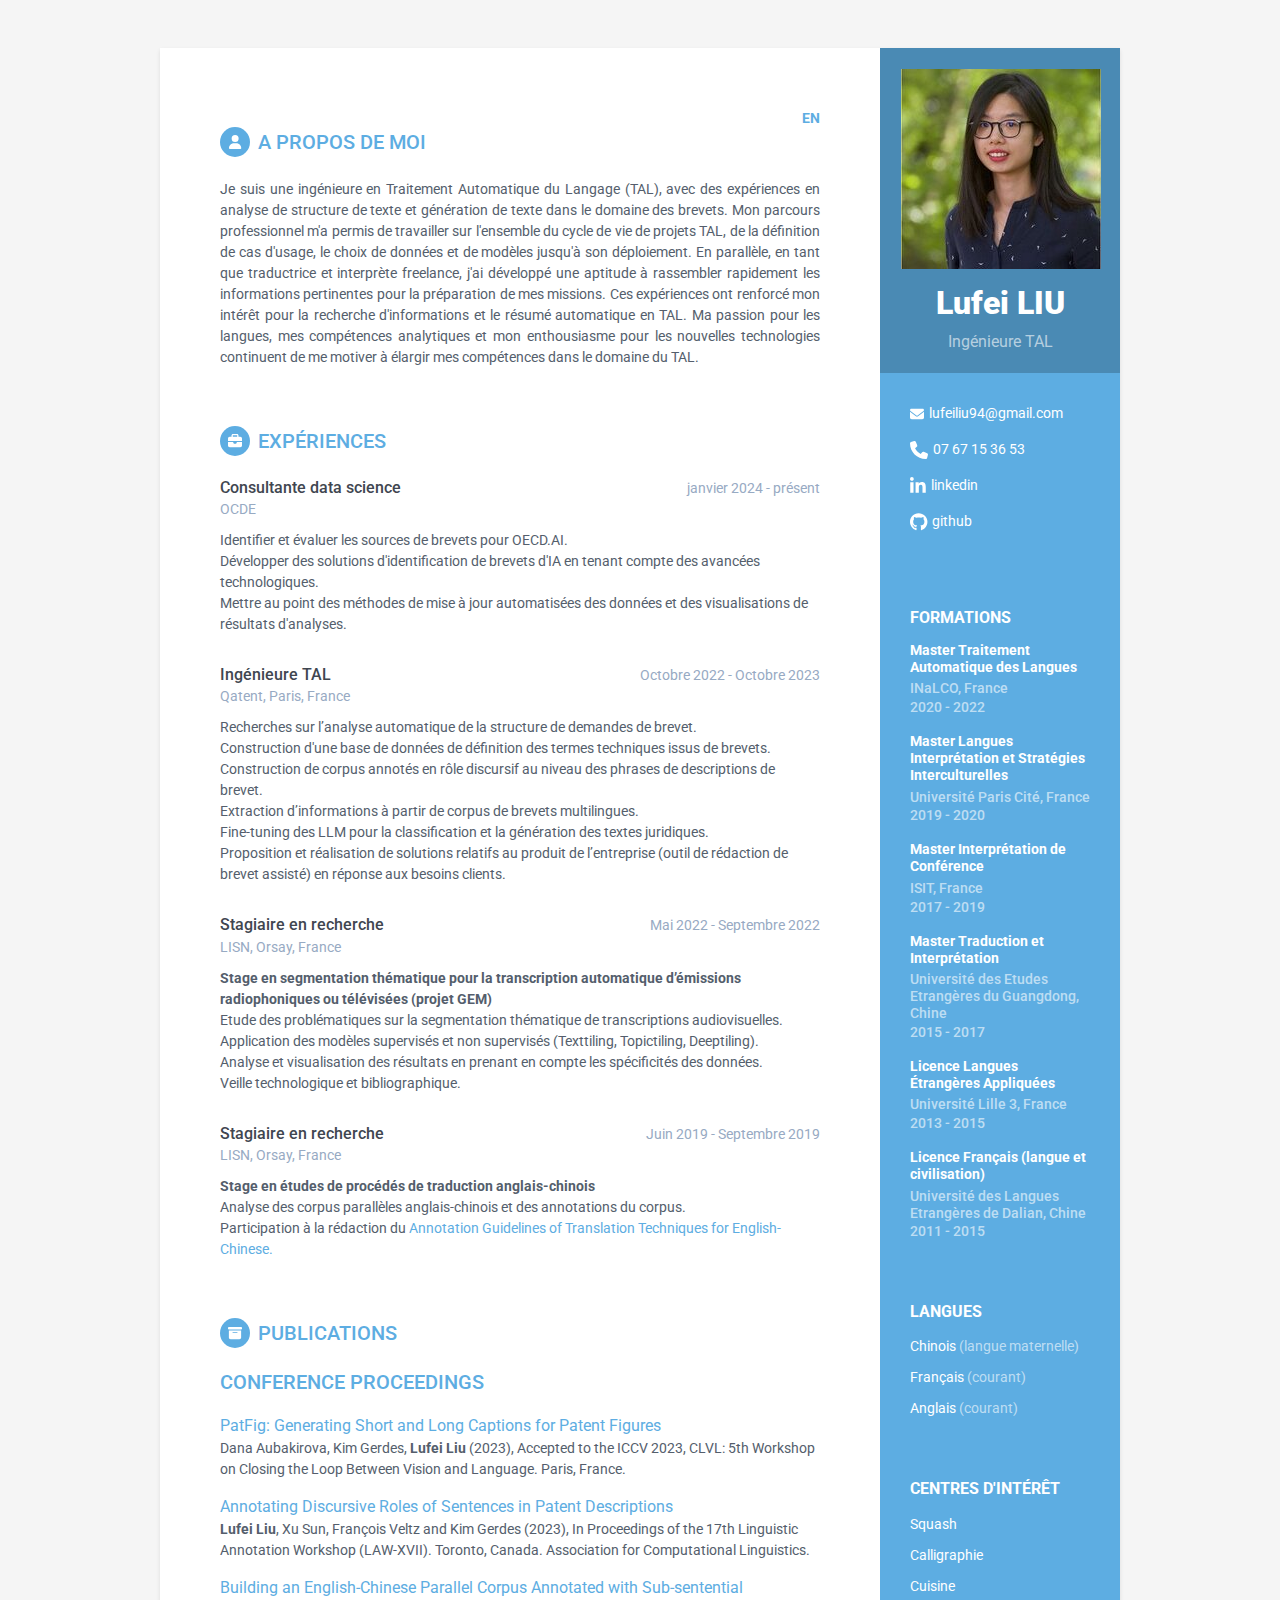
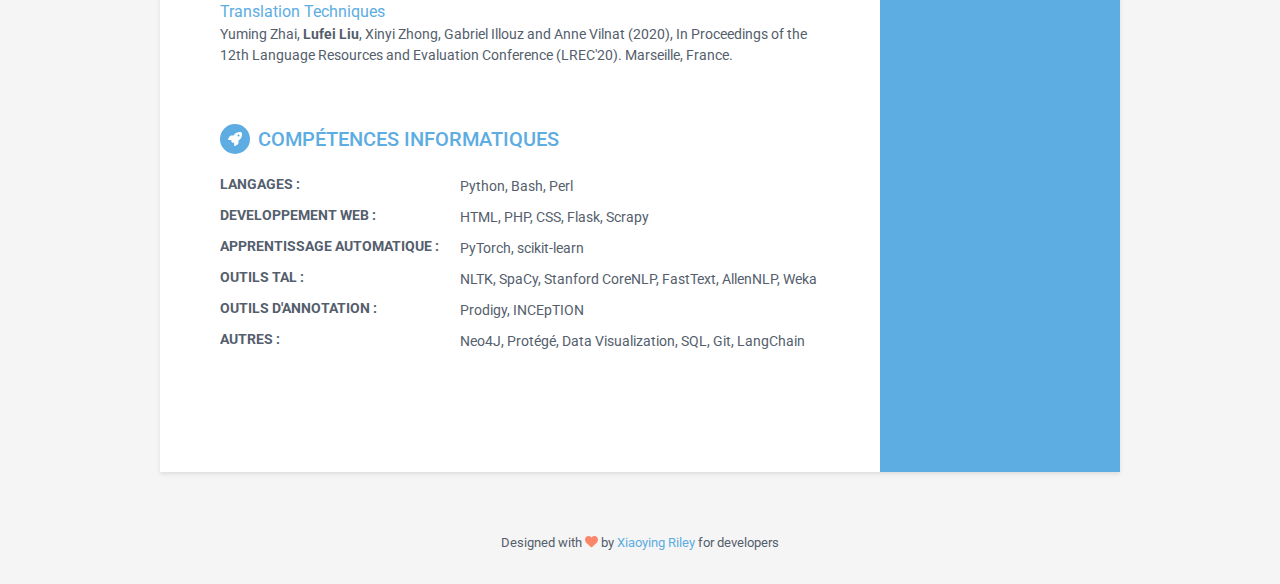
<file: index.html>
<!DOCTYPE html>
<html lang="en">
<head>
    <title>Lufei LIU</title>
    
    <!-- Meta -->
    <meta charset="utf-8">
    <meta http-equiv="X-UA-Compatible" content="IE=edge">
    <meta name="viewport" content="width=device-width, initial-scale=1.0">
    <meta name="description" content="Responsive HTML5 Resume/CV Template for Developers">
    <meta name="author" content="Xiaoying Riley at 3rd Wave Media">    
    <link rel="shortcut icon" href="favicon.ico">  
    <!-- Google Font -->
    <link href='https://fonts.googleapis.com/css?family=Roboto:400,500,400italic,300italic,300,500italic,700,700italic,900,900italic' rel='stylesheet' type='text/css'>
    <!-- FontAwesome JS-->
	<script defer src="assets/fontawesome/js/all.min.js"></script>
    <!-- Global CSS -->
    <link rel="stylesheet" href="assets/plugins/bootstrap/css/bootstrap.min.css">   
    <!-- Theme CSS -->  
    <link id="theme-style" rel="stylesheet" href="assets/css/orbit-1.css">
</head> 

<body>
    <div class="wrapper mt-lg-5">
        <div class="sidebar-wrapper">
            <div class="profile-container">
                <img class="profile" src="assets/images/profile.jpg" alt="" />
                <h1 class="name">Lufei LIU</h1>
                <h3 class="tagline">Ingénieure TAL</h3>
            </div><!--//profile-container-->
            
            <div class="contact-container container-block">
                <ul class="list-unstyled contact-list">
                    <li class="email"><i class="fa-solid fa-envelope"></i><a href="mailto: yourname@email.com">lufeiliu94@gmail.com</a></li>
                    <li class="phone"><i class="fa-solid fa-phone"></i><a href="tel:0767153653">07 67 15 36 53</a></li>
                    <li class="linkedin"><i class="fa-brands fa-linkedin-in"></i><a href="https://www.linkedin.com/in/lufei-liu-764518b0/" target="_blank">linkedin</a></li>
                    <li class="github"><i class="fa-brands fa-github"></i><a href="https://github.com/lufeiliu/" target="_blank">github</a></li>
                </ul>
            </div><!--//contact-container-->
            <div class="education-container container-block">
                <h2 class="container-block-title">FORMATIONS</h2>
                <div class="item">
                    <h4 class="degree">Master Traitement Automatique des Langues</h4>
                    <h5 class="meta">INaLCO, France</h5>
	                    <div class="time">2020 - 2022</div>
                </div><!--//item-->
                <div class="item">
                    <h4 class="degree">Master Langues Interprétation et Stratégies Interculturelles</h4>
                    <h5 class="meta">Université Paris Cité, France</h5>
                    <div class="time">2019 - 2020</div>
                </div><!--//item-->
                <div class="item">
                    <h4 class="degree">Master Interprétation de Conférence</h4>
                    <h5 class="meta">ISIT, France</h5>
                    <div class="time">2017 - 2019</div>
                </div><!--//item-->
                <div class="item">
                    <h4 class="degree">Master Traduction et Interprétation</h4>
                    <h5 class="meta">Université des Etudes Etrangères du Guangdong, Chine</h5>
                    <div class="time">2015 - 2017</div>
                </div><!--//item-->
                <div class="item">
                    <h4 class="degree">Licence Langues Étrangères Appliquées</h4>
                    <h5 class="meta">Université Lille 3, France</h5>
                    <div class="time">2013 - 2015</div>
                </div><!--//item-->
                <div class="item">
                    <h4 class="degree">Licence Français (langue et civilisation)</h4>
                    <h5 class="meta">Université des Langues Etrangères de Dalian, Chine</h5>
                    <div class="time">2011 - 2015</div>
                </div><!--//item-->
            </div><!--//education-container-->
            
            <div class="languages-container container-block">
                <h2 class="container-block-title">Langues</h2>
                <ul class="list-unstyled interests-list">
                    <li>Chinois <span class="lang-desc">(langue maternelle)</span></li>
                    <li>Français <span class="lang-desc">(courant)</span></li>
                    <li>Anglais <span class="lang-desc">(courant)</span></li>
                </ul>
            </div><!--//interests-->
            
            <div class="interests-container container-block">
                <h2 class="container-block-title">Centres d'intérêt</h2>
                <ul class="list-unstyled interests-list">
                    <li>Squash</li>
                    <li>Calligraphie</li>
                    <li>Cuisine</li>
                </ul>
            </div><!--//interests-->
            
        </div><!--//sidebar-wrapper-->
        
        <div class="main-wrapper">
            <div style="display: flex; justify-content: flex-end">
                <div><b><a href="en.html">EN</a></b></div>
            </div>
            
            <section class="section summary-section">
                <h2 class="section-title"><span class="icon-holder"><i class="fa-solid fa-user"></i></span>A propos de moi</h2>
                <div class="summary">
                    <p>Je suis une ingénieure en Traitement Automatique du Langage (TAL), avec des expériences en analyse de structure de texte et génération de texte dans le domaine des brevets. Mon parcours professionnel m'a permis de travailler sur l'ensemble du cycle de vie de projets TAL, de la définition de cas d'usage, le choix de données et de modèles jusqu'à son déploiement. En parallèle, en tant que traductrice et interprète freelance, j'ai développé une aptitude à rassembler rapidement les informations pertinentes pour la préparation de mes missions. Ces expériences ont renforcé mon intérêt pour la recherche d'informations et le résumé automatique en TAL. Ma passion pour les langues, mes compétences analytiques et mon enthousiasme pour les nouvelles technologies continuent de me motiver à élargir mes compétences dans le domaine du TAL.</p>
                </div><!--//summary-->
            </section><!--//section-->
            
            <section class="section experiences-section">
                <h2 class="section-title"><span class="icon-holder"><i class="fa-solid fa-briefcase"></i></span>Expériences</h2>

                <div class="item">
                    <div class="meta">
                        <div class="upper-row">
                            <h3 class="job-title">Consultante data science</h3>
                            <div class="time">janvier 2024 - présent</div>
                        </div><!--//upper-row-->
                        <div class="company">OCDE</div>
                    </div><!--//meta-->
                    <div class="details">
                        Identifier et évaluer les sources de brevets pour OECD.AI.<br>
                        Développer des solutions d'identification de brevets d'IA en tenant compte des avancées technologiques.<br>
                        Mettre au point des méthodes de mise à jour automatisées des données et des visualisations de résultats d'analyses.
                    </div><!--//details-->
                </div><!--//item-->     

                <div class="item">
                    <div class="meta">
                        <div class="upper-row">
                            <h3 class="job-title">Ingénieure TAL</h3>
                            <div class="time">Octobre 2022 - Octobre 2023</div>
                        </div><!--//upper-row-->
                        <div class="company">Qatent, Paris, France</div>
                    </div><!--//meta-->
                    <div class="details">
                        Recherches sur l’analyse automatique de la structure de demandes de brevet.<br>
                        Construction d'une base de données de définition des termes techniques issus de brevets.
                        <br>Construction de corpus annotés en rôle discursif au niveau des phrases de descriptions de brevet.
                        <br>Extraction d’informations à partir de corpus de brevets multilingues.
                        <br>Fine-tuning des LLM pour la classification et la génération des textes juridiques.
                        <br>Proposition et réalisation de solutions relatifs au produit de l’entreprise (outil de rédaction de brevet assisté) en réponse aux besoins clients.
                    </div><!--//details-->
                </div><!--//item-->
                
                <div class="item">
                    <div class="meta">
                        <div class="upper-row">
                            <h3 class="job-title">Stagiaire en recherche</h3>
                            <div class="time">Mai 2022 - Septembre 2022</div>
                        </div><!--//upper-row-->
                        <div class="company">LISN, Orsay, France</div>
                    </div><!--//meta-->
                    <div class="details">
                        <b>Stage en segmentation thématique pour la transcription automatique d’émissions radiophoniques ou télévisées (projet GEM)</b>
                        <br>Etude des problématiques sur la segmentation thématique de transcriptions audiovisuelles.
                        <br>Application des modèles supervisés et non supervisés (Texttiling, Topictiling, Deeptiling).
                        <br>Analyse et visualisation des résultats en prenant en compte les spécificités des données.
                        <br>Veille technologique et bibliographique.                   
                    </div><!--//details-->
                </div><!--//item-->
                
                <div class="item">
                    <div class="meta">
                        <div class="upper-row">
                            <h3 class="job-title">Stagiaire en recherche</h3>
                            <div class="time">Juin 2019 - Septembre 2019</div>
                        </div><!--//upper-row-->
                        <div class="company">LISN, Orsay, France</div>
                    </div><!--//meta-->
                    <div class="details">
                        <b>Stage en études de procédés de traduction anglais-chinois</b>
                        <br>Analyse des corpus parallèles anglais-chinois et des annotations du corpus.
                        <br>Participation à la rédaction du <a href="./ressources/Annotation_guide_EN_ZH.pdf" target="_blank">Annotation Guidelines of Translation Techniques for English-Chinese.</a>
                    </div><!--//details-->
                </div><!--//item-->
                
            </section><!--//section-->
            
            <section class="section projects-section">
                <h2 class="section-title"><span class="icon-holder"><i class="fa-solid fa-archive"></i></span>PUBLICATIONS</h2>
                <h3 class="section-title">CONFERENCE PROCEEDINGS</h3>
                <div class="item">
                   <a href="https://arxiv.org/abs/2309.08379" target="_blank">
                        <span class="project-title">PatFig: Generating Short and Long Captions for Patent Figures</span>
                    </a>                         
                    <br>
                    <span class="project-tagline">Dana Aubakirova, Kim Gerdes, <b>Lufei Liu</b> (2023), Accepted to the ICCV 2023, CLVL: 5th Workshop on Closing the Loop Between Vision and Language. Paris, France.</span> 
                </div><!--//item-->
                <div class="item">
                   <a href="https://aclanthology.org/2023.law-1.23/" target="_blank">
                        <span class="project-title">Annotating Discursive Roles of Sentences in Patent Descriptions</span>
                    </a>                         
                    <br>
                    <span class="project-tagline"><b>Lufei Liu</b>, Xu Sun, François Veltz and Kim Gerdes (2023), In Proceedings of the 17th Linguistic Annotation Workshop (LAW-XVII). Toronto, Canada. Association for Computational Linguistics.</span>  
                </div><!--//item-->
                <div class="item">
                    <a href="https://aclanthology.org/2020.lrec-1.496/" target="_blank">
                        <span class="project-title">Building an English-Chinese Parallel Corpus Annotated with Sub-sentential Translation Techniques</span>
                    </a>                         
                    <br>
                    <span class="project-tagline">Yuming Zhai, <b>Lufei Liu</b>, Xinyi Zhong, Gabriel Illouz and Anne Vilnat (2020), In Proceedings of the 12th Language Resources and Evaluation Conference (LREC'20). Marseille, France.</span>                  
                </div><!--//item-->
            </section><!--//section-->
            
            <section class="skills-section section">
                <h2 class="section-title"><span class="icon-holder"><i class="fa-solid fa-rocket"></i></span>Compétences informatiques</h2>
                <div class="skillset">        
                    <div class="item">
                        <h3 class="level-title">LANGAGES :</h3> Python, Bash, Perl                      
                    </div><!--//item-->

                    <div class="item">
                        <h3 class="level-title">DEVELOPPEMENT WEB :</h3> HTML, PHP, CSS, Flask, Scrapy                 
                    </div><!--//item-->
                    
                    <div class="item">
                        <h3 class="level-title">APPRENTISSAGE AUTOMATIQUE : </h3> PyTorch, scikit-learn                      
                    </div><!--//item-->
                    
                    <div class="item">
                        <h3 class="level-title">OUTILS TAL : </h3> NLTK, SpaCy, Stanford CoreNLP, FastText, AllenNLP, Weka                          
                    </div><!--//item-->
                    <div class="item">
                        <h3 class="level-title">OUTILS D'ANNOTATION : </h3>Prodigy, INCEpTION                           
                    </div><!--//item-->
                    
                    <div class="item">
                        <h3 class="level-title">AUTRES : </h3>Neo4J, Protégé, Data Visualization, SQL, Git, LangChain                           
                    </div><!--//item-->
                </div>   
            </section><!--//skills-section-->
            
        </div><!--//main-body-->
    </div>
 
    <footer class="footer">
        <div class="text-center">
            <!--/* This template is free as long as you keep the footer attribution link. If you'd like to use the template without the attribution link, you can buy the commercial license via our website: themes.3rdwavemedia.com Thank you for your support. :) */-->
            <small class="copyright">Designed with <i class="fa-solid fa-heart"></i> by <a href="http://themes.3rdwavemedia.com" target="_blank">Xiaoying Riley</a> for developers</small>
        </div><!--//container-->
    </footer><!--//footer-->
        
</body>
</html>
</file>
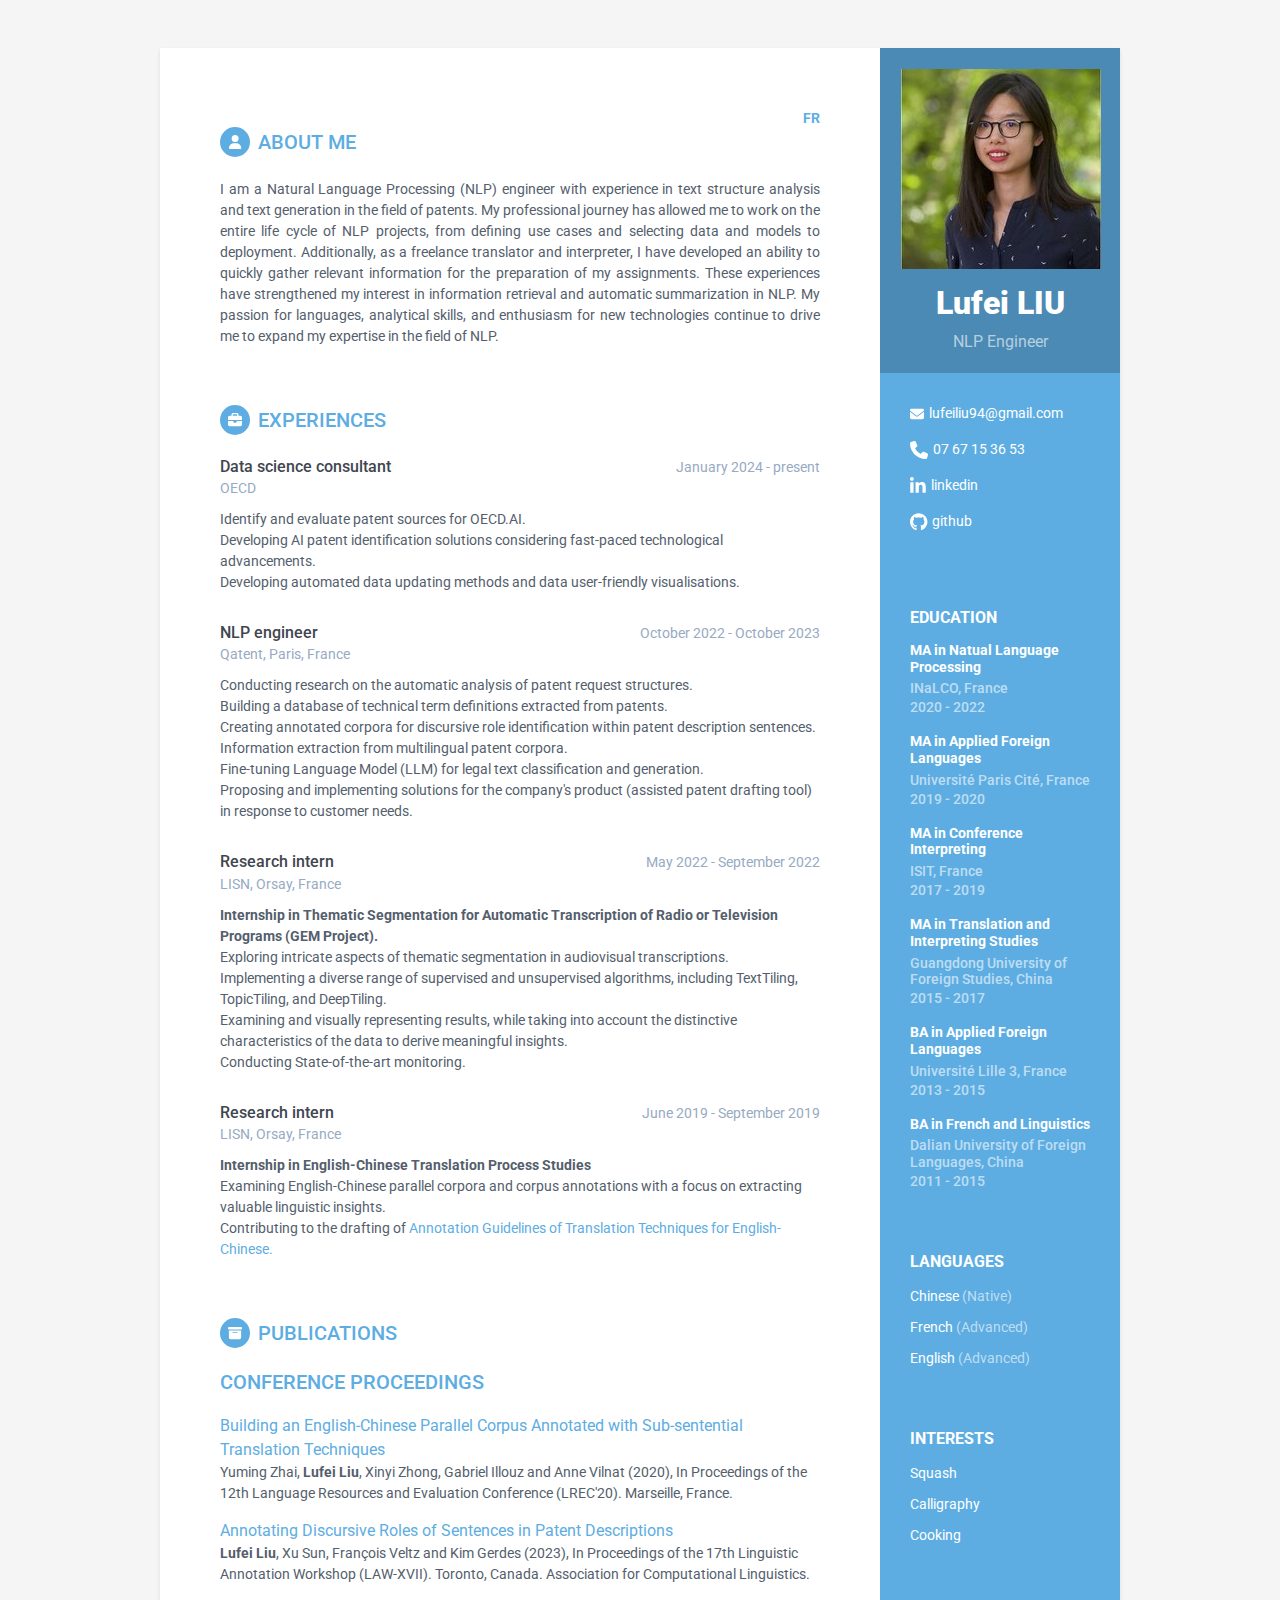
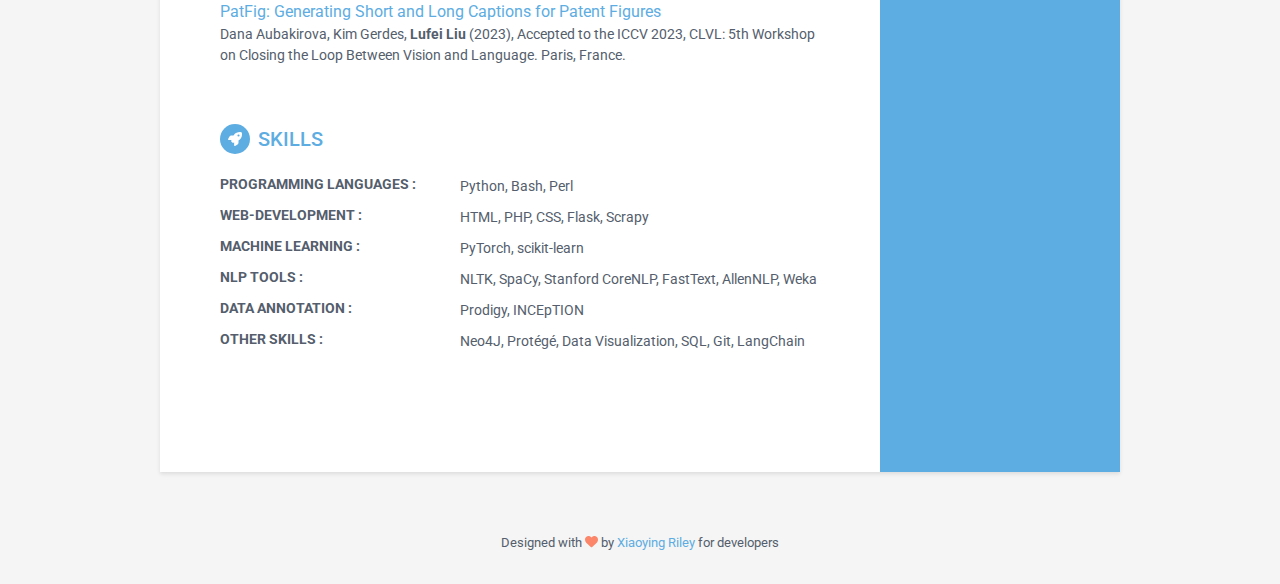
<file: en.html>
<!DOCTYPE html>
<html lang="en">
<head>
    <title>Lufei LIU</title>
    
    <!-- Meta -->
    <meta charset="utf-8">
    <meta http-equiv="X-UA-Compatible" content="IE=edge">
    <meta name="viewport" content="width=device-width, initial-scale=1.0">
    <meta name="description" content="Responsive HTML5 Resume/CV Template for Developers">
    <meta name="author" content="Xiaoying Riley at 3rd Wave Media">    
    <link rel="shortcut icon" href="favicon.ico">  
    <!-- Google Font -->
    <link href='https://fonts.googleapis.com/css?family=Roboto:400,500,400italic,300italic,300,500italic,700,700italic,900,900italic' rel='stylesheet' type='text/css'>
    <!-- FontAwesome JS-->
	<script defer src="assets/fontawesome/js/all.min.js"></script>
    <!-- Global CSS -->
    <link rel="stylesheet" href="assets/plugins/bootstrap/css/bootstrap.min.css">   
    <!-- Theme CSS -->  
    <link id="theme-style" rel="stylesheet" href="assets/css/orbit-1.css">
</head> 

<body>
    <div class="wrapper mt-lg-5">
        <div class="sidebar-wrapper">
            <div class="profile-container">
                <img class="profile" src="assets/images/profile.jpg" alt="" />
                <h1 class="name">Lufei LIU</h1>
                <h3 class="tagline">NLP Engineer</h3>
            </div><!--//profile-container-->
            
            <div class="contact-container container-block">
                <ul class="list-unstyled contact-list">
                    <li class="email"><i class="fa-solid fa-envelope"></i><a href="mailto: yourname@email.com">lufeiliu94@gmail.com</a></li>
                    <li class="phone"><i class="fa-solid fa-phone"></i><a href="tel:0767153653">07 67 15 36 53</a></li>
                    <li class="linkedin"><i class="fa-brands fa-linkedin-in"></i><a href="https://www.linkedin.com/in/lufei-liu-764518b0/" target="_blank">linkedin</a></li>
                    <li class="github"><i class="fa-brands fa-github"></i><a href="https://github.com/lufeiliu/" target="_blank">github</a></li>
                </ul>
            </div><!--//contact-container-->
            <div class="education-container container-block">
                <h2 class="container-block-title">education</h2>
                <div class="item">
                    <h4 class="degree">MA in Natual Language Processing</h4>
                    <h5 class="meta">INaLCO, France</h5>
                        <div class="time">2020 - 2022</div>
                </div><!--//item-->
                <div class="item">
                    <h4 class="degree">MA in Applied Foreign Languages</h4>
                    <h5 class="meta">Université Paris Cité, France</h5>
                    <div class="time">2019 - 2020</div>
                </div><!--//item-->
                <div class="item">
                    <h4 class="degree">MA in Conference Interpreting</h4>
                    <h5 class="meta">ISIT, France</h5>
                    <div class="time">2017 - 2019</div>
                </div><!--//item-->
                <div class="item">
                    <h4 class="degree">MA in Translation and Interpreting Studies</h4>
                    <h5 class="meta">Guangdong University of Foreign Studies, China</h5>
                    <div class="time">2015 - 2017</div>
                </div><!--//item-->
                <div class="item">
                    <h4 class="degree">BA in Applied Foreign Languages</h4>
                    <h5 class="meta">Université Lille 3, France</h5>
                    <div class="time">2013 - 2015</div>
                </div><!--//item-->
                <div class="item">
                    <h4 class="degree">BA in French and Linguistics</h4>
                    <h5 class="meta">Dalian University of Foreign Languages, China</h5>
                    <div class="time">2011 - 2015</div>
                </div><!--//item-->
            </div><!--//education-container-->
            
            <div class="languages-container container-block">
                <h2 class="container-block-title">Languages</h2>
                <ul class="list-unstyled interests-list">
                    <li>Chinese <span class="lang-desc">(Native)</span></li>
                    <li>French <span class="lang-desc">(Advanced)</span></li>
                    <li>English <span class="lang-desc">(Advanced)</span></li>
                </ul>
            </div><!--//interests-->
            
            <div class="interests-container container-block">
                <h2 class="container-block-title">Interests</h2>
                <ul class="list-unstyled interests-list">
                    <li>Squash</li>
                    <li>Calligraphy</li>
                    <li>Cooking</li>
                </ul>
            </div><!--//interests-->
            
        </div><!--//sidebar-wrapper-->
        
        <div class="main-wrapper">
            <div style="display: flex; justify-content: flex-end">
                <div><b><a href="index.html">FR</a></b></div>
            </div>
            
            <section class="section summary-section">
                <h2 class="section-title"><span class="icon-holder"><i class="fa-solid fa-user"></i></span>About me</h2>
                <div class="summary">
                    <p>
                    I am a Natural Language Processing (NLP) engineer with experience in text structure analysis and text generation in the field of patents. My professional journey has allowed me to work on the entire life cycle of NLP projects, from defining use cases and selecting data and models to deployment. Additionally, as a freelance translator and interpreter, I have developed an ability to quickly gather relevant information for the preparation of my assignments. These experiences have strengthened my interest in information retrieval and automatic summarization in NLP. My passion for languages, analytical skills, and enthusiasm for new technologies continue to drive me to expand my expertise in the field of NLP.</p>
                </div><!--//summary-->
            </section><!--//section-->
            
            <section class="section experiences-section">
                <h2 class="section-title"><span class="icon-holder"><i class="fa-solid fa-briefcase"></i></span>Experiences</h2>

                <div class="item">
                    <div class="meta">
                        <div class="upper-row">
                            <h3 class="job-title">Data science consultant</h3>
                            <div class="time">January 2024 - present</div>
                        </div><!--//upper-row-->
                        <div class="company">OECD</div>
                    </div><!--//meta-->
                    <div class="details">
                        Identify and evaluate patent sources for OECD.AI.<br>
                        Developing AI patent identification solutions considering fast-paced technological advancements.<br>
                        Developing automated data updating methods and data user-friendly visualisations.
                    </div><!--//details-->
                </div><!--//item-->
                
                <div class="item">
                    <div class="meta">
                        <div class="upper-row">
                            <h3 class="job-title">NLP engineer</h3>
                            <div class="time">October 2022 - October 2023</div>
                        </div><!--//upper-row-->
                        <div class="company">Qatent, Paris, France</div>
                    </div><!--//meta-->
                    <div class="details">
                        Conducting research on the automatic analysis of patent request structures.<br>
                        Building a database of technical term definitions extracted from patents.
                        <br>Creating annotated corpora for discursive role identification within patent description sentences.
                        <br>Information extraction from multilingual patent corpora.
                        <br>Fine-tuning Language Model (LLM) for legal text classification and generation.
                        <br>Proposing and implementing solutions for the company's product (assisted patent drafting tool) in response to customer needs.
                    </div><!--//details-->
                </div><!--//item-->
                
                <div class="item">
                    <div class="meta">
                        <div class="upper-row">
                            <h3 class="job-title">Research intern</h3>
                            <div class="time">May 2022 - September 2022</div>
                        </div><!--//upper-row-->
                        <div class="company">LISN, Orsay, France</div>
                    </div><!--//meta-->
                    <div class="details">
                        <b>Internship in Thematic Segmentation for Automatic Transcription of Radio or Television Programs (GEM Project).</b>
                        <br>Exploring intricate aspects of thematic segmentation in audiovisual transcriptions.
                        <br>Implementing a diverse range of supervised and unsupervised algorithms, including TextTiling, TopicTiling, and DeepTiling.
                        <br>Examining and visually representing results, while taking into account the distinctive characteristics of the data to derive meaningful insights.
                        <br>Conducting State-of-the-art monitoring.            
                    </div><!--//details-->
                </div><!--//item-->
                
                <div class="item">
                    <div class="meta">
                        <div class="upper-row">
                            <h3 class="job-title">Research intern</h3>
                            <div class="time">June 2019 - September 2019</div>
                        </div><!--//upper-row-->
                        <div class="company">LISN, Orsay, France</div>
                    </div><!--//meta-->
                    <div class="details">
                        <b>Internship in English-Chinese Translation Process Studies</b>
                        <br>Examining English-Chinese parallel corpora and corpus annotations with a focus on extracting valuable linguistic insights.
                        <br>Contributing to the drafting of <a href="./ressources/Annotation_guide_EN_ZH.pdf" target="_blank">Annotation Guidelines of Translation Techniques for English-Chinese.</a>
                    </div><!--//details-->
                </div><!--//item-->
                
            </section><!--//section-->
            
            <section class="section projects-section">
                <h2 class="section-title"><span class="icon-holder"><i class="fa-solid fa-archive"></i></span>PUBLICATIONS</h2>
                <h3 class="section-title">CONFERENCE PROCEEDINGS</h3>
                <div class="item">
                    <a href="https://aclanthology.org/2020.lrec-1.496/" target="_blank">
                        <span class="project-title">Building an English-Chinese Parallel Corpus Annotated with Sub-sentential Translation Techniques</span>
                    </a>                         
                    <br>
                    <span class="project-tagline">Yuming Zhai, <b>Lufei Liu</b>, Xinyi Zhong, Gabriel Illouz and Anne Vilnat (2020), In Proceedings of the 12th Language Resources and Evaluation Conference (LREC'20). Marseille, France.</span>                  
                </div><!--//item-->
                <div class="item">
                   <a href="https://aclanthology.org/2023.law-1.23/" target="_blank">
                        <span class="project-title">Annotating Discursive Roles of Sentences in Patent Descriptions</span>
                    </a>                         
                    <br>
                    <span class="project-tagline"><b>Lufei Liu</b>, Xu Sun, François Veltz and Kim Gerdes (2023), In Proceedings of the 17th Linguistic Annotation Workshop (LAW-XVII). Toronto, Canada. Association for Computational Linguistics.</span>  
                </div><!--//item-->
                <div class="item">
                   <a href="https://arxiv.org/abs/2309.08379" target="_blank">
                        <span class="project-title">PatFig: Generating Short and Long Captions for Patent Figures</span>
                    </a>                         
                    <br>
                    <span class="project-tagline">Dana Aubakirova, Kim Gerdes, <b>Lufei Liu</b> (2023), Accepted to the ICCV 2023, CLVL: 5th Workshop on Closing the Loop Between Vision and Language. Paris, France.</span> 
                </div><!--//item-->
            </section><!--//section-->
            
            <section class="skills-section section">
                <h2 class="section-title"><span class="icon-holder"><i class="fa-solid fa-rocket"></i></span>Skills</h2>
                <div class="skillset">        
                    <div class="item">
                        <h3 class="level-title">PROGRAMMING LANGUAGES :</h3> Python, Bash, Perl                      
                    </div><!--//item-->

                    <div class="item">
                        <h3 class="level-title">WEB-DEVELOPMENT :</h3> HTML, PHP, CSS, Flask, Scrapy                 
                    </div><!--//item-->
                    
                    <div class="item">
                        <h3 class="level-title">MACHINE LEARNING : </h3> PyTorch, scikit-learn                      
                    </div><!--//item-->
                    
                    <div class="item">
                        <h3 class="level-title">NLP TOOLS : </h3> NLTK, SpaCy, Stanford CoreNLP, FastText, AllenNLP, Weka                          
                    </div><!--//item-->
                    <div class="item">
                        <h3 class="level-title">DATA ANNOTATION : </h3>Prodigy, INCEpTION                           
                    </div><!--//item-->
                    
                    <div class="item">
                        <h3 class="level-title">OTHER SKILLS : </h3>Neo4J, Protégé, Data Visualization, SQL, Git, LangChain                           
                    </div><!--//item-->
                </div>  
            </section><!--//skills-section-->
            
        </div><!--//main-body-->
    </div>
 
    <footer class="footer">
        <div class="text-center">
            <!--/* This template is free as long as you keep the footer attribution link. If you'd like to use the template without the attribution link, you can buy the commercial license via our website: themes.3rdwavemedia.com Thank you for your support. :) */-->
            <small class="copyright">Designed with <i class="fa-solid fa-heart"></i> by <a href="http://themes.3rdwavemedia.com" target="_blank">Xiaoying Riley</a> for developers</small>
        </div><!--//container-->
    </footer><!--//footer-->
        
</body>
</html>
</file>
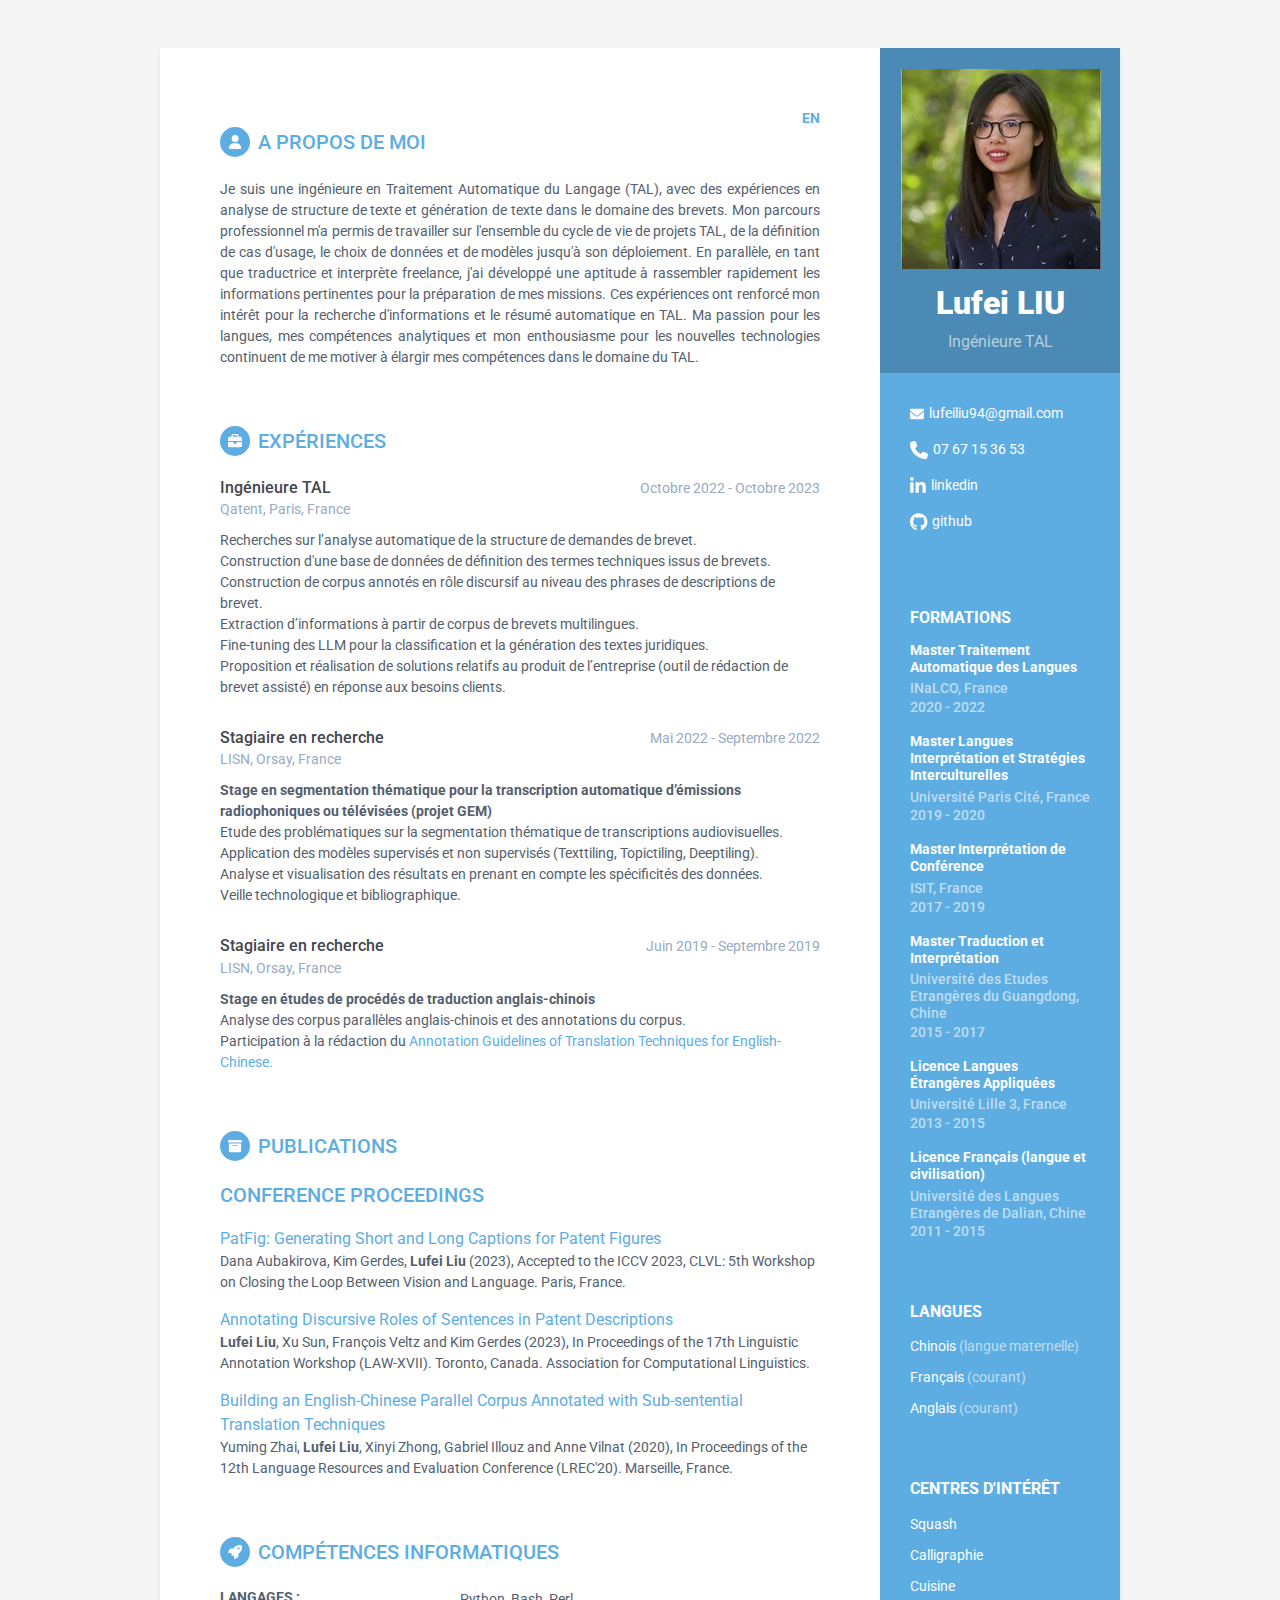
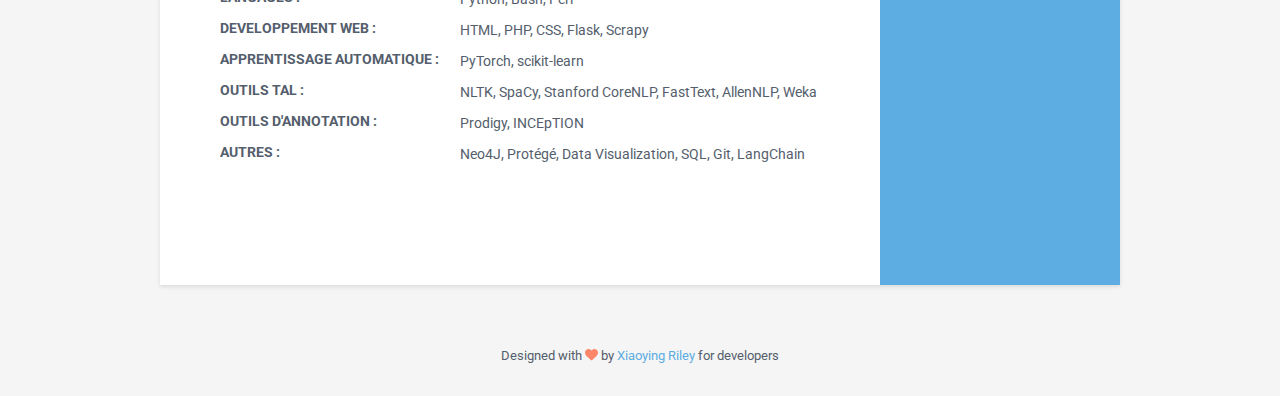
<file: fr.html>
<!DOCTYPE html>
<html lang="en">
<head>
    <title>Lufei LIU</title>
    
    <!-- Meta -->
    <meta charset="utf-8">
    <meta http-equiv="X-UA-Compatible" content="IE=edge">
    <meta name="viewport" content="width=device-width, initial-scale=1.0">
    <meta name="description" content="Responsive HTML5 Resume/CV Template for Developers">
    <meta name="author" content="Xiaoying Riley at 3rd Wave Media">    
    <link rel="shortcut icon" href="favicon.ico">  
    <!-- Google Font -->
    <link href='https://fonts.googleapis.com/css?family=Roboto:400,500,400italic,300italic,300,500italic,700,700italic,900,900italic' rel='stylesheet' type='text/css'>
    <!-- FontAwesome JS-->
	<script defer src="assets/fontawesome/js/all.min.js"></script>
    <!-- Global CSS -->
    <link rel="stylesheet" href="assets/plugins/bootstrap/css/bootstrap.min.css">   
    <!-- Theme CSS -->  
    <link id="theme-style" rel="stylesheet" href="assets/css/orbit-1.css">
</head> 

<body>
    <div class="wrapper mt-lg-5">
        <div class="sidebar-wrapper">
            <div class="profile-container">
                <img class="profile" src="assets/images/profile.jpg" alt="" />
                <h1 class="name">Lufei LIU</h1>
                <h3 class="tagline">Ingénieure TAL</h3>
            </div><!--//profile-container-->
            
            <div class="contact-container container-block">
                <ul class="list-unstyled contact-list">
                    <li class="email"><i class="fa-solid fa-envelope"></i><a href="mailto: yourname@email.com">lufeiliu94@gmail.com</a></li>
                    <li class="phone"><i class="fa-solid fa-phone"></i><a href="tel:0767153653">07 67 15 36 53</a></li>
                    <li class="linkedin"><i class="fa-brands fa-linkedin-in"></i><a href="https://www.linkedin.com/in/lufei-liu-764518b0/" target="_blank">linkedin</a></li>
                    <li class="github"><i class="fa-brands fa-github"></i><a href="https://github.com/lufeiliu/" target="_blank">github</a></li>
                </ul>
            </div><!--//contact-container-->
            <div class="education-container container-block">
                <h2 class="container-block-title">FORMATIONS</h2>
                <div class="item">
                    <h4 class="degree">Master Traitement Automatique des Langues</h4>
                    <h5 class="meta">INaLCO, France</h5>
	                    <div class="time">2020 - 2022</div>
                </div><!--//item-->
                <div class="item">
                    <h4 class="degree">Master Langues Interprétation et Stratégies Interculturelles</h4>
                    <h5 class="meta">Université Paris Cité, France</h5>
                    <div class="time">2019 - 2020</div>
                </div><!--//item-->
                <div class="item">
                    <h4 class="degree">Master Interprétation de Conférence</h4>
                    <h5 class="meta">ISIT, France</h5>
                    <div class="time">2017 - 2019</div>
                </div><!--//item-->
                <div class="item">
                    <h4 class="degree">Master Traduction et Interprétation</h4>
                    <h5 class="meta">Université des Etudes Etrangères du Guangdong, Chine</h5>
                    <div class="time">2015 - 2017</div>
                </div><!--//item-->
                <div class="item">
                    <h4 class="degree">Licence Langues Étrangères Appliquées</h4>
                    <h5 class="meta">Université Lille 3, France</h5>
                    <div class="time">2013 - 2015</div>
                </div><!--//item-->
                <div class="item">
                    <h4 class="degree">Licence Français (langue et civilisation)</h4>
                    <h5 class="meta">Université des Langues Etrangères de Dalian, Chine</h5>
                    <div class="time">2011 - 2015</div>
                </div><!--//item-->
            </div><!--//education-container-->
            
            <div class="languages-container container-block">
                <h2 class="container-block-title">Langues</h2>
                <ul class="list-unstyled interests-list">
                    <li>Chinois <span class="lang-desc">(langue maternelle)</span></li>
                    <li>Français <span class="lang-desc">(courant)</span></li>
                    <li>Anglais <span class="lang-desc">(courant)</span></li>
                </ul>
            </div><!--//interests-->
            
            <div class="interests-container container-block">
                <h2 class="container-block-title">Centres d'intérêt</h2>
                <ul class="list-unstyled interests-list">
                    <li>Squash</li>
                    <li>Calligraphie</li>
                    <li>Cuisine</li>
                </ul>
            </div><!--//interests-->
            
        </div><!--//sidebar-wrapper-->
        
        <div class="main-wrapper">
            <div style="display: flex; justify-content: flex-end">
                <div><b><a href="en.html">EN</a></b></div>
            </div>
            
            <section class="section summary-section">
                <h2 class="section-title"><span class="icon-holder"><i class="fa-solid fa-user"></i></span>A propos de moi</h2>
                <div class="summary">
                    <p>Je suis une ingénieure en Traitement Automatique du Langage (TAL), avec des expériences en analyse de structure de texte et génération de texte dans le domaine des brevets. Mon parcours professionnel m'a permis de travailler sur l'ensemble du cycle de vie de projets TAL, de la définition de cas d'usage, le choix de données et de modèles jusqu'à son déploiement. En parallèle, en tant que traductrice et interprète freelance, j'ai développé une aptitude à rassembler rapidement les informations pertinentes pour la préparation de mes missions. Ces expériences ont renforcé mon intérêt pour la recherche d'informations et le résumé automatique en TAL. Ma passion pour les langues, mes compétences analytiques et mon enthousiasme pour les nouvelles technologies continuent de me motiver à élargir mes compétences dans le domaine du TAL.</p>
                </div><!--//summary-->
            </section><!--//section-->
            
            <section class="section experiences-section">
                <h2 class="section-title"><span class="icon-holder"><i class="fa-solid fa-briefcase"></i></span>Expériences</h2>
                
                <div class="item">
                    <div class="meta">
                        <div class="upper-row">
                            <h3 class="job-title">Ingénieure TAL</h3>
                            <div class="time">Octobre 2022 - Octobre 2023</div>
                        </div><!--//upper-row-->
                        <div class="company">Qatent, Paris, France</div>
                    </div><!--//meta-->
                    <div class="details">
                        Recherches sur l’analyse automatique de la structure de demandes de brevet.<br>
                        Construction d'une base de données de définition des termes techniques issus de brevets.
                        <br>Construction de corpus annotés en rôle discursif au niveau des phrases de descriptions de brevet.
                        <br>Extraction d’informations à partir de corpus de brevets multilingues.
                        <br>Fine-tuning des LLM pour la classification et la génération des textes juridiques.
                        <br>Proposition et réalisation de solutions relatifs au produit de l’entreprise (outil de rédaction de brevet assisté) en réponse aux besoins clients.
                    </div><!--//details-->
                </div><!--//item-->
                
                <div class="item">
                    <div class="meta">
                        <div class="upper-row">
                            <h3 class="job-title">Stagiaire en recherche</h3>
                            <div class="time">Mai 2022 - Septembre 2022</div>
                        </div><!--//upper-row-->
                        <div class="company">LISN, Orsay, France</div>
                    </div><!--//meta-->
                    <div class="details">
                        <b>Stage en segmentation thématique pour la transcription automatique d’émissions radiophoniques ou télévisées (projet GEM)</b>
                        <br>Etude des problématiques sur la segmentation thématique de transcriptions audiovisuelles.
                        <br>Application des modèles supervisés et non supervisés (Texttiling, Topictiling, Deeptiling).
                        <br>Analyse et visualisation des résultats en prenant en compte les spécificités des données.
                        <br>Veille technologique et bibliographique.                   
                    </div><!--//details-->
                </div><!--//item-->
                
                <div class="item">
                    <div class="meta">
                        <div class="upper-row">
                            <h3 class="job-title">Stagiaire en recherche</h3>
                            <div class="time">Juin 2019 - Septembre 2019</div>
                        </div><!--//upper-row-->
                        <div class="company">LISN, Orsay, France</div>
                    </div><!--//meta-->
                    <div class="details">
                        <b>Stage en études de procédés de traduction anglais-chinois</b>
                        <br>Analyse des corpus parallèles anglais-chinois et des annotations du corpus.
                        <br>Participation à la rédaction du <a href="./ressources/Annotation_guide_EN_ZH.pdf" target="_blank">Annotation Guidelines of Translation Techniques for English-Chinese.</a>
                    </div><!--//details-->
                </div><!--//item-->
                
            </section><!--//section-->
            
            <section class="section projects-section">
                <h2 class="section-title"><span class="icon-holder"><i class="fa-solid fa-archive"></i></span>PUBLICATIONS</h2>
                <h3 class="section-title">CONFERENCE PROCEEDINGS</h3>
                <div class="item">
                   <a href="https://arxiv.org/abs/2309.08379" target="_blank">
                        <span class="project-title">PatFig: Generating Short and Long Captions for Patent Figures</span>
                    </a>                         
                    <br>
                    <span class="project-tagline">Dana Aubakirova, Kim Gerdes, <b>Lufei Liu</b> (2023), Accepted to the ICCV 2023, CLVL: 5th Workshop on Closing the Loop Between Vision and Language. Paris, France.</span> 
                </div><!--//item-->
                <div class="item">
                   <a href="https://aclanthology.org/2023.law-1.23/" target="_blank">
                        <span class="project-title">Annotating Discursive Roles of Sentences in Patent Descriptions</span>
                    </a>                         
                    <br>
                    <span class="project-tagline"><b>Lufei Liu</b>, Xu Sun, François Veltz and Kim Gerdes (2023), In Proceedings of the 17th Linguistic Annotation Workshop (LAW-XVII). Toronto, Canada. Association for Computational Linguistics.</span>  
                </div><!--//item-->
                <div class="item">
                    <a href="https://aclanthology.org/2020.lrec-1.496/" target="_blank">
                        <span class="project-title">Building an English-Chinese Parallel Corpus Annotated with Sub-sentential Translation Techniques</span>
                    </a>                         
                    <br>
                    <span class="project-tagline">Yuming Zhai, <b>Lufei Liu</b>, Xinyi Zhong, Gabriel Illouz and Anne Vilnat (2020), In Proceedings of the 12th Language Resources and Evaluation Conference (LREC'20). Marseille, France.</span>                  
                </div><!--//item-->
            </section><!--//section-->
            
            <section class="skills-section section">
                <h2 class="section-title"><span class="icon-holder"><i class="fa-solid fa-rocket"></i></span>Compétences informatiques</h2>
                <div class="skillset">        
                    <div class="item">
                        <h3 class="level-title">LANGAGES :</h3> Python, Bash, Perl                      
                    </div><!--//item-->

                    <div class="item">
                        <h3 class="level-title">DEVELOPPEMENT WEB :</h3> HTML, PHP, CSS, Flask, Scrapy                 
                    </div><!--//item-->
                    
                    <div class="item">
                        <h3 class="level-title">APPRENTISSAGE AUTOMATIQUE : </h3> PyTorch, scikit-learn                      
                    </div><!--//item-->
                    
                    <div class="item">
                        <h3 class="level-title">OUTILS TAL : </h3> NLTK, SpaCy, Stanford CoreNLP, FastText, AllenNLP, Weka                          
                    </div><!--//item-->
                    <div class="item">
                        <h3 class="level-title">OUTILS D'ANNOTATION : </h3>Prodigy, INCEpTION                           
                    </div><!--//item-->
                    
                    <div class="item">
                        <h3 class="level-title">AUTRES : </h3>Neo4J, Protégé, Data Visualization, SQL, Git, LangChain                           
                    </div><!--//item-->
                </div>   
            </section><!--//skills-section-->
            
        </div><!--//main-body-->
    </div>
 
    <footer class="footer">
        <div class="text-center">
            <!--/* This template is free as long as you keep the footer attribution link. If you'd like to use the template without the attribution link, you can buy the commercial license via our website: themes.3rdwavemedia.com Thank you for your support. :) */-->
            <small class="copyright">Designed with <i class="fa-solid fa-heart"></i> by <a href="http://themes.3rdwavemedia.com" target="_blank">Xiaoying Riley</a> for developers</small>
        </div><!--//container-->
    </footer><!--//footer-->
        
</body>
</html>
</file>
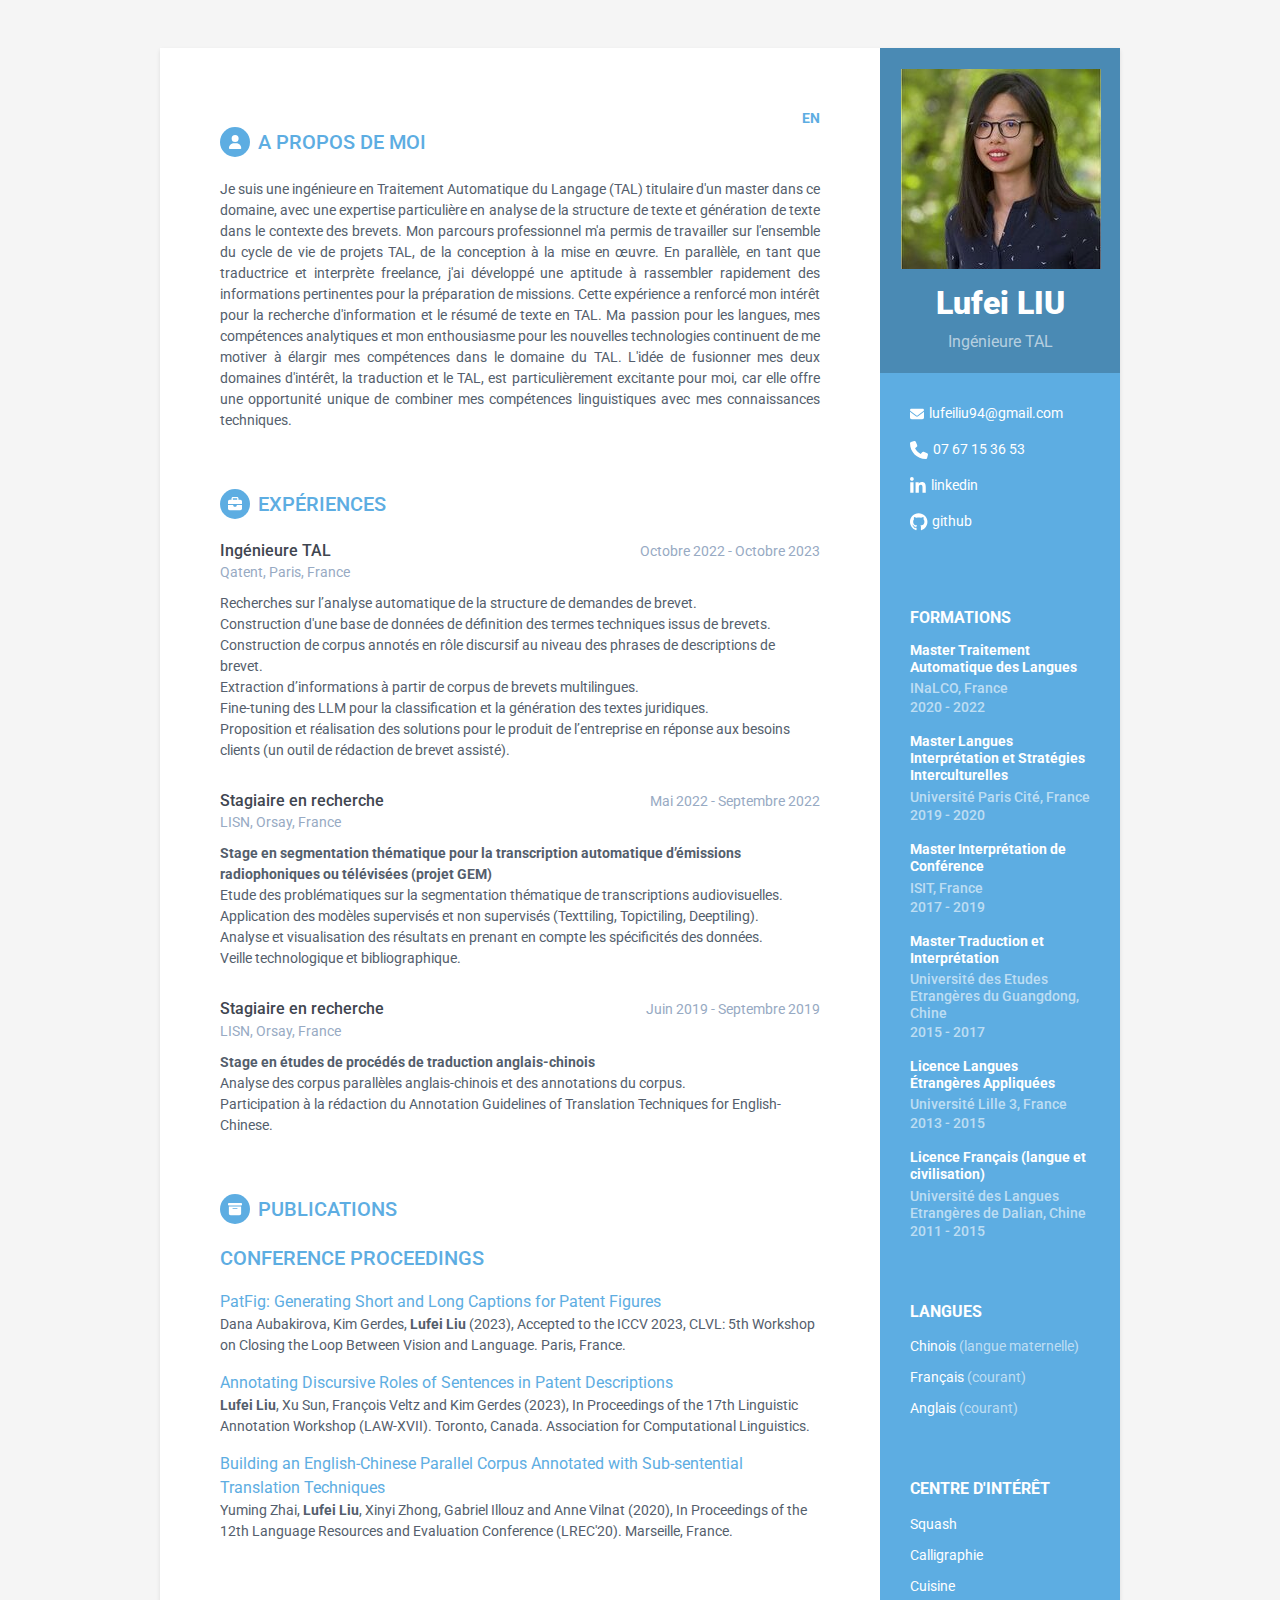
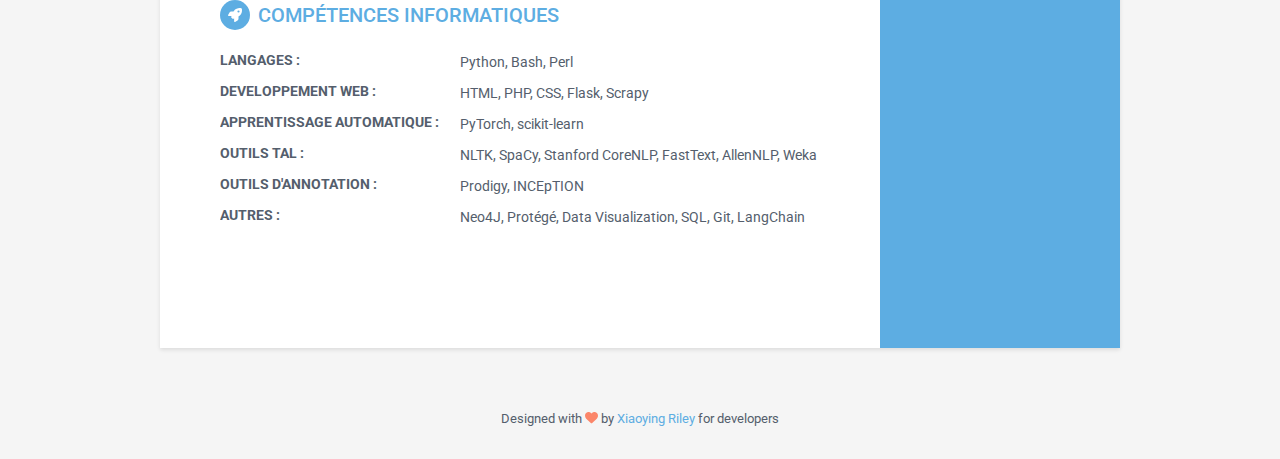
<file: index_fr.html>
<!DOCTYPE html>
<html lang="en">
<head>
    <title>Lufei LIU</title>
    
    <!-- Meta -->
    <meta charset="utf-8">
    <meta http-equiv="X-UA-Compatible" content="IE=edge">
    <meta name="viewport" content="width=device-width, initial-scale=1.0">
    <meta name="description" content="Responsive HTML5 Resume/CV Template for Developers">
    <meta name="author" content="Xiaoying Riley at 3rd Wave Media">    
    <link rel="shortcut icon" href="favicon.ico">  
    <!-- Google Font -->
    <link href='https://fonts.googleapis.com/css?family=Roboto:400,500,400italic,300italic,300,500italic,700,700italic,900,900italic' rel='stylesheet' type='text/css'>
    <!-- FontAwesome JS-->
	<script defer src="assets/fontawesome/js/all.min.js"></script>
    <!-- Global CSS -->
    <link rel="stylesheet" href="assets/plugins/bootstrap/css/bootstrap.min.css">   
    <!-- Theme CSS -->  
    <link id="theme-style" rel="stylesheet" href="assets/css/orbit-1.css">
</head> 

<body>
    <div class="wrapper mt-lg-5">
        <div class="sidebar-wrapper">
            <div class="profile-container">
                <img class="profile" src="assets/images/profile.jpg" alt="" />
                <h1 class="name">Lufei LIU</h1>
                <h3 class="tagline">Ingénieure TAL</h3>
            </div><!--//profile-container-->
            
            <div class="contact-container container-block">
                <ul class="list-unstyled contact-list">
                    <li class="email"><i class="fa-solid fa-envelope"></i><a href="mailto: yourname@email.com">lufeiliu94@gmail.com</a></li>
                    <li class="phone"><i class="fa-solid fa-phone"></i><a href="tel:0767153653">07 67 15 36 53</a></li>
                    <li class="linkedin"><i class="fa-brands fa-linkedin-in"></i><a href="https://www.linkedin.com/in/lufei-liu-764518b0/" target="_blank">linkedin</a></li>
                    <li class="github"><i class="fa-brands fa-github"></i><a href="https://github.com/lufeiliu/" target="_blank">github</a></li>
                </ul>
            </div><!--//contact-container-->
            <div class="education-container container-block">
                <h2 class="container-block-title">FORMATIONS</h2>
                <div class="item">
                    <h4 class="degree">Master Traitement Automatique des Langues</h4>
                    <h5 class="meta">INaLCO, France</h5>
	                    <div class="time">2020 - 2022</div>
                </div><!--//item-->
                <div class="item">
                    <h4 class="degree">Master Langues Interprétation et Stratégies Interculturelles</h4>
                    <h5 class="meta">Université Paris Cité, France</h5>
                    <div class="time">2019 - 2020</div>
                </div><!--//item-->
                <div class="item">
                    <h4 class="degree">Master Interprétation de Conférence</h4>
                    <h5 class="meta">ISIT, France</h5>
                    <div class="time">2017 - 2019</div>
                </div><!--//item-->
                <div class="item">
                    <h4 class="degree">Master Traduction et Interprétation</h4>
                    <h5 class="meta">Université des Etudes Etrangères du Guangdong, Chine</h5>
                    <div class="time">2015 - 2017</div>
                </div><!--//item-->
                <div class="item">
                    <h4 class="degree">Licence Langues Étrangères Appliquées</h4>
                    <h5 class="meta">Université Lille 3, France</h5>
                    <div class="time">2013 - 2015</div>
                </div><!--//item-->
                <div class="item">
                    <h4 class="degree">Licence Français (langue et civilisation)</h4>
                    <h5 class="meta">Université des Langues Etrangères de Dalian, Chine</h5>
                    <div class="time">2011 - 2015</div>
                </div><!--//item-->
            </div><!--//education-container-->
            
            <div class="languages-container container-block">
                <h2 class="container-block-title">Langues</h2>
                <ul class="list-unstyled interests-list">
                    <li>Chinois <span class="lang-desc">(langue maternelle)</span></li>
                    <li>Français <span class="lang-desc">(courant)</span></li>
                    <li>Anglais <span class="lang-desc">(courant)</span></li>
                </ul>
            </div><!--//interests-->
            
            <div class="interests-container container-block">
                <h2 class="container-block-title">Centre d'intérêt</h2>
                <ul class="list-unstyled interests-list">
                    <li>Squash</li>
                    <li>Calligraphie</li>
                    <li>Cuisine</li>
                </ul>
            </div><!--//interests-->
            
        </div><!--//sidebar-wrapper-->
        
        <div class="main-wrapper">
            <div style="display: flex; justify-content: flex-end">
                <div><b><a href="index.html">EN</a></b></div>
            </div>
            
            <section class="section summary-section">
                <h2 class="section-title"><span class="icon-holder"><i class="fa-solid fa-user"></i></span>A propos de moi</h2>
                <div class="summary">
                    <p>Je suis une ingénieure en Traitement Automatique du Langage (TAL) titulaire d'un master dans ce domaine, avec une expertise particulière en analyse de la structure de texte et génération de texte dans le contexte des brevets. Mon parcours professionnel m'a permis de travailler sur l'ensemble du cycle de vie de projets TAL, de la conception à la mise en œuvre. En parallèle, en tant que traductrice et interprète freelance, j'ai développé une aptitude à rassembler rapidement des informations pertinentes pour la préparation de missions. Cette expérience a renforcé mon intérêt pour la recherche d'information et le résumé de texte en TAL. Ma passion pour les langues, mes compétences analytiques et mon enthousiasme pour les nouvelles technologies continuent de me motiver à élargir mes compétences dans le domaine du TAL. L'idée de fusionner mes deux domaines d'intérêt, la traduction et le TAL, est particulièrement excitante pour moi, car elle offre une opportunité unique de combiner mes compétences linguistiques avec mes connaissances techniques.</p>
                </div><!--//summary-->
            </section><!--//section-->
            
            <section class="section experiences-section">
                <h2 class="section-title"><span class="icon-holder"><i class="fa-solid fa-briefcase"></i></span>Expériences</h2>
                
                <div class="item">
                    <div class="meta">
                        <div class="upper-row">
                            <h3 class="job-title">Ingénieure TAL</h3>
                            <div class="time">Octobre 2022 - Octobre 2023</div>
                        </div><!--//upper-row-->
                        <div class="company">Qatent, Paris, France</div>
                    </div><!--//meta-->
                    <div class="details">
                        Recherches sur l’analyse automatique de la structure de demandes de brevet.<br>
                        Construction d'une base de données de définition des termes techniques issus de brevets.
                        <br>Construction de corpus annotés en rôle discursif au niveau des phrases de descriptions de brevet.
                        <br>Extraction d’informations à partir de corpus de brevets multilingues.
                        <br>Fine-tuning des LLM pour la classification et la génération des textes juridiques.
                        <br>Proposition et réalisation des solutions pour le produit de l’entreprise en réponse aux besoins clients (un outil de rédaction de brevet assisté).
                    </div><!--//details-->
                </div><!--//item-->
                
                <div class="item">
                    <div class="meta">
                        <div class="upper-row">
                            <h3 class="job-title">Stagiaire en recherche</h3>
                            <div class="time">Mai 2022 - Septembre 2022</div>
                        </div><!--//upper-row-->
                        <div class="company">LISN, Orsay, France</div>
                    </div><!--//meta-->
                    <div class="details">
                        <b>Stage en segmentation thématique pour la transcription automatique d’émissions radiophoniques ou télévisées (projet GEM)</b>
                        <br>Etude des problématiques sur la segmentation thématique de transcriptions audiovisuelles.
                        <br>Application des modèles supervisés et non supervisés (Texttiling, Topictiling, Deeptiling).
                        <br>Analyse et visualisation des résultats en prenant en compte les spécificités des données.
                        <br>Veille technologique et bibliographique.                   
                    </div><!--//details-->
                </div><!--//item-->
                
                <div class="item">
                    <div class="meta">
                        <div class="upper-row">
                            <h3 class="job-title">Stagiaire en recherche</h3>
                            <div class="time">Juin 2019 - Septembre 2019</div>
                        </div><!--//upper-row-->
                        <div class="company">LISN, Orsay, France</div>
                    </div><!--//meta-->
                    <div class="details">
                        <b>Stage en études de procédés de traduction anglais-chinois</b>
                        <br>Analyse des corpus parallèles anglais-chinois et des annotations du corpus.
                        <br>Participation à la rédaction du Annotation Guidelines of Translation Techniques for English-Chinese.
                    </div><!--//details-->
                </div><!--//item-->
                
            </section><!--//section-->
            
            <section class="section projects-section">
                <h2 class="section-title"><span class="icon-holder"><i class="fa-solid fa-archive"></i></span>PUBLICATIONS</h2>
                <h3 class="section-title">CONFERENCE PROCEEDINGS</h3>
                <div class="item">
                   <a href="https://arxiv.org/abs/2309.08379" target="_blank">
                        <span class="project-title">PatFig: Generating Short and Long Captions for Patent Figures</span>
                    </a>                         
                    <br>
                    <span class="project-tagline">Dana Aubakirova, Kim Gerdes, <b>Lufei Liu</b> (2023), Accepted to the ICCV 2023, CLVL: 5th Workshop on Closing the Loop Between Vision and Language. Paris, France.</span> 
                </div><!--//item-->
                <div class="item">
                   <a href="https://aclanthology.org/2023.law-1.23/" target="_blank">
                        <span class="project-title">Annotating Discursive Roles of Sentences in Patent Descriptions</span>
                    </a>                         
                    <br>
                    <span class="project-tagline"><b>Lufei Liu</b>, Xu Sun, François Veltz and Kim Gerdes (2023), In Proceedings of the 17th Linguistic Annotation Workshop (LAW-XVII). Toronto, Canada. Association for Computational Linguistics.</span>  
                </div><!--//item-->
                <div class="item">
                    <a href="https://aclanthology.org/2020.lrec-1.496/" target="_blank">
                        <span class="project-title">Building an English-Chinese Parallel Corpus Annotated with Sub-sentential Translation Techniques</span>
                    </a>                         
                    <br>
                    <span class="project-tagline">Yuming Zhai, <b>Lufei Liu</b>, Xinyi Zhong, Gabriel Illouz and Anne Vilnat (2020), In Proceedings of the 12th Language Resources and Evaluation Conference (LREC'20). Marseille, France.</span>                  
                </div><!--//item-->
            </section><!--//section-->
            
            <section class="skills-section section">
                <h2 class="section-title"><span class="icon-holder"><i class="fa-solid fa-rocket"></i></span>Compétences informatiques</h2>
                <div class="skillset">        
                    <div class="item">
                        <h3 class="level-title">LANGAGES :</h3> Python, Bash, Perl                      
                    </div><!--//item-->

                    <div class="item">
                        <h3 class="level-title">DEVELOPPEMENT WEB :</h3> HTML, PHP, CSS, Flask, Scrapy                 
                    </div><!--//item-->
                    
                    <div class="item">
                        <h3 class="level-title">APPRENTISSAGE AUTOMATIQUE : </h3> PyTorch, scikit-learn                      
                    </div><!--//item-->
                    
                    <div class="item">
                        <h3 class="level-title">OUTILS TAL : </h3> NLTK, SpaCy, Stanford CoreNLP, FastText, AllenNLP, Weka                          
                    </div><!--//item-->
                    <div class="item">
                        <h3 class="level-title">OUTILS D'ANNOTATION : </h3>Prodigy, INCEpTION                           
                    </div><!--//item-->
                    
                    <div class="item">
                        <h3 class="level-title">AUTRES : </h3>Neo4J, Protégé, Data Visualization, SQL, Git, LangChain                           
                    </div><!--//item-->
                </div>   
            </section><!--//skills-section-->
            
        </div><!--//main-body-->
    </div>
 
    <footer class="footer">
        <div class="text-center">
            <!--/* This template is free as long as you keep the footer attribution link. If you'd like to use the template without the attribution link, you can buy the commercial license via our website: themes.3rdwavemedia.com Thank you for your support. :) */-->
            <small class="copyright">Designed with <i class="fa-solid fa-heart"></i> by <a href="http://themes.3rdwavemedia.com" target="_blank">Xiaoying Riley</a> for developers</small>
        </div><!--//container-->
    </footer><!--//footer-->
        
</body>
</html>
</file>
<file: assets/css/orbit-1.css>
/*! 
 * Template Name: Orbit - Bootstrap 5 Resume/CV Template for Developers
 * Version: Bootstrap 5 v3.0
 * Author: Xiaoying Riley
 * Copyright: 3rd Wave Media
 * Twitter: @3rdwave_themes
 * Website: http://themes.3rdwavemedia.com/
*/
body {
  font-family: "Roboto", sans-serif;
  color: #545E6C;
  background: #f5f5f5;
  font-size: 14px;
  -webkit-font-smoothing: antialiased;
  -moz-osx-font-smoothing: grayscale;
}

h1, h2, h3, h4, h5, h6 {
  font-weight: 700;
}

a {
  color: #5DADE2;
  text-decoration: none;
}
a:hover {
  text-decoration: underline;
  color: #1a454f;
  -webkit-transition: all 0.4s ease-in-out;
  -moz-transition: all 0.4s ease-in-out;
  -ms-transition: all 0.4s ease-in-out;
  -o-transition: all 0.4s ease-in-out;
}
a:focus {
  text-decoration: none;
}

p {
  line-height: 1.5;
}

.wrapper {
  background: #5DADE2;
  max-width: 960px;
  margin: 0 auto;
  position: relative;
  box-shadow: 0px 2px 4px rgba(0, 0, 0, 0.1);
}

.sidebar-wrapper {
  background: #5DADE2;
  position: absolute;
  right: 0;
  width: 240px;
  height: 100%;
  min-height: 800px;
  color: #fff;
}
.sidebar-wrapper a {
  color: #fff;
}
.sidebar-wrapper .profile-container {
  padding: 21px;
  background: rgba(0, 0, 0, 0.2);
  text-align: center;
  color: #fff;
}
.sidebar-wrapper .name {
  font-size: 32px;
  font-weight: 900;
  margin-top: 0;
  margin-bottom: 10px;
}
.sidebar-wrapper .tagline {
  color: rgba(255, 255, 255, 0.6);
  font-size: 16px;
  font-weight: 400;
  margin-top: 0;
  margin-bottom: 0;
}
.sidebar-wrapper .profile {
  margin-bottom: 15px;
}
.sidebar-wrapper .contact-list .svg-inline--fa {
  margin-right: 5px;
  font-size: 18px;
  vertical-align: middle;
}
.sidebar-wrapper .contact-list li {
  margin-bottom: 15px;
}
.sidebar-wrapper .contact-list li:last-child {
  margin-bottom: 0;
}
.sidebar-wrapper .contact-list .email .svg-inline--fa {
  font-size: 14px;
}
.sidebar-wrapper .container-block {
  padding: 30px;
}
.sidebar-wrapper .container-block-title {
  text-transform: uppercase;
  font-size: 16px;
  font-weight: 700;
  margin-top: 0;
  margin-bottom: 15px;
}
.sidebar-wrapper .degree {
  font-size: 14px;
  margin-top: 0;
  margin-bottom: 5px;
}
.sidebar-wrapper .education-container .item {
  margin-bottom: 15px;
}
.sidebar-wrapper .education-container .item:last-child {
  margin-bottom: 0;
}
.sidebar-wrapper .education-container .meta {
  color: rgba(255, 255, 255, 0.6);
  font-weight: 500;
  margin-bottom: 0px;
  margin-top: 0;
  font-size: 14px;
}
.sidebar-wrapper .education-container .time {
  color: rgba(255, 255, 255, 0.6);
  font-weight: 500;
  margin-bottom: 0px;
}
.sidebar-wrapper .languages-container .lang-desc {
  color: rgba(255, 255, 255, 0.6);
}
.sidebar-wrapper .languages-list {
  margin-bottom: 0;
}
.sidebar-wrapper .languages-list li {
  margin-bottom: 10px;
}
.sidebar-wrapper .languages-list li:last-child {
  margin-bottom: 0;
}
.sidebar-wrapper .interests-list {
  margin-bottom: 0;
}
.sidebar-wrapper .interests-list li {
  margin-bottom: 10px;
}
.sidebar-wrapper .interests-list li:last-child {
  margin-bottom: 0;
}

.main-wrapper {
  background: #fff;
  padding: 60px;
  padding-right: 300px;
}
.main-wrapper .section-title {
  text-transform: uppercase;
  font-size: 20px;
  font-weight: 500;
  color: #5DADE2;
  position: relative;
  margin-top: 0;
  margin-bottom: 20px;
}
.main-wrapper .section-title .icon-holder {
  width: 30px;
  height: 30px;
  margin-right: 8px;
  display: inline-block;
  color: #fff;
  border-radius: 50%;
  -moz-background-clip: padding;
  -webkit-background-clip: padding-box;
  background-clip: padding-box;
  background: #5DADE2;
  text-align: center;
  font-size: 16px;
  position: relative;
  top: -2px;
  padding-top: 2px;
}
.main-wrapper .section-title .icon-holder .svg-inline--fa {
  font-size: 14px;
  margin-top: 6px;
}
.main-wrapper .section {
  margin-bottom: 60px;
}
.main-wrapper .experiences-section .item {
  margin-bottom: 30px;
}
.main-wrapper .upper-row {
  position: relative;
  overflow: hidden;
  margin-bottom: 2px;
}
.main-wrapper .job-title {
  color: #3F4650;
  font-size: 16px;
  margin-top: 0;
  margin-bottom: 0;
  font-weight: 500;
}
.main-wrapper .time {
  position: absolute;
  right: 0;
  top: 0;
  color: #97AAC3;
}
.main-wrapper .company {
  margin-bottom: 10px;
  color: #97AAC3;
}
.main-wrapper .project-title {
  font-size: 16px;
  font-weight: 400;
  margin-top: 0;
  margin-bottom: 5px;
}
.main-wrapper .projects-section .intro {
  margin-bottom: 30px;
}
.main-wrapper .projects-section .item {
  margin-bottom: 15px;
}

.skillset .item {
  margin-bottom: 10px;
  overflow: hidden;
}
.skillset .level-title {
  font-size: 14px;
  margin-top: 0;
  margin-bottom: 12px;
}
.skillset .level-bar {
  height: 12px;
  background: #f5f5f5;
  border-radius: 2px;
  -moz-background-clip: padding;
  -webkit-background-clip: padding-box;
  background-clip: padding-box;
}
.skillset .theme-progress-bar {
  background: #68bacd;
}

.footer {
  padding: 30px;
  padding-top: 60px;
}
.footer .copyright {
  line-height: 1.6;
  color: #545E6C;
  font-size: 13px;
}
.footer .fa-heart {
  color: #fb866a;
}

.summary {
  text-align:justify;
}

@media (max-width: 767.98px) {
  .sidebar-wrapper {
    position: static;
    width: inherit;
  }
  .main-wrapper {
    padding: 30px;
  }
  .main-wrapper .time {
    position: static;
    display: block;
    margin-top: 5px;
  }
  .main-wrapper .upper-row {
    margin-bottom: 0;
  }
}
@media (min-width: 992px) {
  .skillset .level-title {
    display: inline-block;
    float: left;
    width: 40%;
    margin-bottom: 0;
  }
}
</file>
